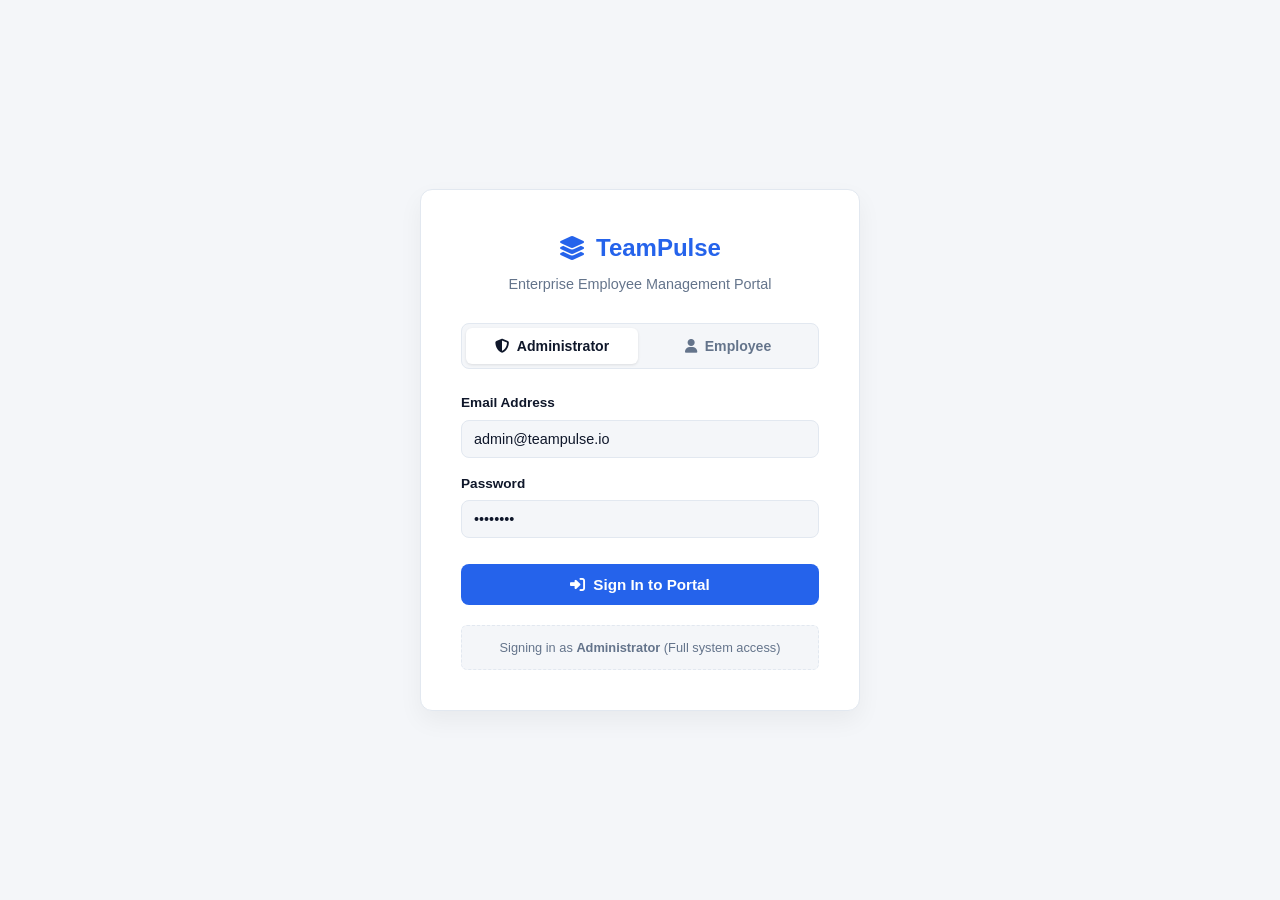
<file: index.html>
<!DOCTYPE html>
<html lang="en">
<head>
  <meta charset="UTF-8">
  <meta name="viewport" content="width=device-width, initial-scale=1.0">
  <title>TeamPulse - Enterprise HR Management</title>
  <script>
    try {
      const session = localStorage.getItem('teampulse_session');
      if (session) {
        const user = JSON.parse(session);
        if (user && user.role === 'admin') {
          window.location.replace('frontend/pages/admin/dashboard.html');
        } else if (user) {
          window.location.replace('frontend/pages/employee/profile.html');
        } else {
          window.location.replace('frontend/pages/auth/login.html');
        }
      } else {
        window.location.replace('frontend/pages/auth/login.html');
      }
    } catch (e) {
      window.location.replace('frontend/pages/auth/login.html');
    }
  </script>
</head>
<body style="font-family: system-ui, sans-serif; display: flex; align-items: center; justify-content: center; height: 100vh; margin: 0; background: #f8fafc; color: #334155;">
  <p>Redirecting to <a href="frontend/pages/auth/login.html" style="color: #3b82f6; font-weight: 600;">Sign In</a>...</p>
</body>
</html>
</file>
<file: frontend/css/style.css>
/* Main stylesheet */

/* Variables & colors */
:root {
  --bg-app: #f4f6f9;
  --bg-surface: #ffffff;
  --bg-sidebar: #0f172a;
  --border-color: #e2e8f0;
  
  --text-main: #0f172a;
  --text-muted: #64748b;
  --text-sidebar: #94a3b8;
  
  --primary: #2563eb;
  --primary-hover: #1d4ed8;
  --primary-light: #eff6ff;
  
  --success: #10b981;
  --success-bg: #ecfdf5;
  --warning: #f59e0b;
  --warning-bg: #fffbeb;
  --danger: #ef4444;
  --danger-bg: #fef2f2;
  
  --radius: 8px;
  --shadow: 0 1px 3px rgba(0, 0, 0, 0.08), 0 1px 2px rgba(0, 0, 0, 0.04);
}

/* Dark mode */
[data-theme="dark"] {
  --bg-app: #090d16;
  --bg-surface: #131b2e;
  --bg-sidebar: #0b1120;
  --border-color: #1e293b;
  
  --text-main: #f8fafc;
  --text-muted: #94a3b8;
  
  --primary-light: #1e293b;
  --success-bg: #064e3b;
  --warning-bg: #78350f;
  --danger-bg: #7f1d1d;
  
  --shadow: 0 1px 3px rgba(0, 0, 0, 0.4);
}

/* Reset */
* {
  box-sizing: border-box;
  margin: 0;
  padding: 0;
}

body {
  font-family: -apple-system, BlinkMacSystemFont, "Segoe UI", Roboto, Helvetica, Arial, sans-serif;
  background-color: var(--bg-app);
  color: var(--text-main);
  line-height: 1.5;
  min-height: 100vh;
}

/* Layout */
.app-layout {
  display: flex;
  height: 100vh;
  overflow: hidden;
}

/* Prevent background scrolling when a modal is open */
body.modal-open {
  overflow: hidden !important;
}

body.modal-open .app-layout,
body.modal-open .main-wrapper {
  overflow: hidden !important;
}

/* Sidebar */
.sidebar {
  width: 250px;
  background-color: var(--bg-sidebar);
  color: #ffffff;
  display: flex;
  flex-direction: column;
  flex-shrink: 0;
  border-right: 1px solid rgba(255, 255, 255, 0.05);
  height: 100%;
  overflow-y: auto;
}

.sidebar-brand {
  display: flex;
  align-items: center;
  gap: 12px;
  padding: 24px 20px;
  font-size: 1.25rem;
  font-weight: 700;
  color: #ffffff;
  border-bottom: 1px solid rgba(255, 255, 255, 0.08);
}

.sidebar-brand i {
  color: var(--primary);
  font-size: 1.4rem;
}

.sidebar-menu {
  padding: 20px 12px;
  flex: 1;
}

.menu-label {
  font-size: 0.72rem;
  font-weight: 700;
  letter-spacing: 0.08em;
  color: #64748b;
  padding: 0 12px 10px;
}

.nav-item {
  display: flex;
  align-items: center;
  gap: 12px;
  padding: 10px 14px;
  color: var(--text-sidebar);
  text-decoration: none;
  border-radius: var(--radius);
  font-size: 0.92rem;
  font-weight: 500;
  margin-bottom: 4px;
  transition: all 0.2s ease;
}

.nav-item:hover {
  background-color: rgba(255, 255, 255, 0.06);
  color: #ffffff;
}

.nav-item.active {
  background-color: var(--primary);
  color: #ffffff;
}

.sidebar-footer {
  padding: 16px;
  border-top: 1px solid rgba(255, 255, 255, 0.08);
  display: flex;
  align-items: center;
  justify-content: space-between;
}

.user-badge {
  display: flex;
  align-items: center;
  gap: 10px;
  overflow: hidden;
}

.avatar-icon {
  font-size: 1.8rem;
  color: #94a3b8;
}

.user-details {
  display: flex;
  flex-direction: column;
}

.user-name {
  font-size: 0.88rem;
  font-weight: 600;
  color: #ffffff;
  white-space: nowrap;
  overflow: hidden;
  text-overflow: ellipsis;
  max-width: 120px;
}

.user-role-tag {
  font-size: 0.72rem;
  color: #94a3b8;
  text-transform: capitalize;
}

.btn-logout {
  background: none;
  border: none;
  color: #94a3b8;
  font-size: 1.1rem;
  cursor: pointer;
  padding: 6px;
  border-radius: 4px;
  transition: color 0.2s;
}

.btn-logout:hover {
  color: var(--danger);
}

/* Main content */
.main-wrapper {
  flex: 1;
  display: flex;
  flex-direction: column;
  height: 100%;
  overflow-y: auto;
  overflow-x: hidden;
  -webkit-overflow-scrolling: touch;
}

.top-header {
  background-color: var(--bg-surface);
  border-bottom: 1px solid var(--border-color);
  padding: 20px 32px;
  display: flex;
  justify-content: space-between;
  align-items: center;
}

.page-title {
  font-size: 1.45rem;
  font-weight: 700;
}

.page-subtitle {
  font-size: 0.85rem;
  color: var(--text-muted);
  margin-top: 2px;
}

.header-right {
  display: flex;
  align-items: center;
  gap: 12px;
}

.btn-icon {
  background: var(--bg-app);
  border: 1px solid var(--border-color);
  color: var(--text-main);
  padding: 8px 12px;
  border-radius: var(--radius);
  cursor: pointer;
  font-size: 0.95rem;
}

.content-container {
  padding: 32px;
  max-width: 1300px;
  width: 100%;
}

/* Stats cards */
.stats-grid {
  display: grid;
  grid-template-columns: repeat(auto-fit, minmax(220px, 1fr));
  gap: 20px;
  margin-bottom: 28px;
}

.stat-card {
  background-color: var(--bg-surface);
  border: 1px solid var(--border-color);
  border-radius: var(--radius);
  padding: 20px;
  box-shadow: var(--shadow);
  display: flex;
  align-items: center;
  gap: 16px;
}

.stat-icon {
  width: 48px;
  height: 48px;
  border-radius: 8px;
  display: flex;
  align-items: center;
  justify-content: center;
  font-size: 1.3rem;
  background-color: var(--primary-light);
  color: var(--primary);
}

.stat-info h3 {
  font-size: 0.82rem;
  color: var(--text-muted);
  font-weight: 600;
  text-transform: uppercase;
}

.stat-value {
  font-size: 1.6rem;
  font-weight: 700;
  margin-top: 4px;
}

/* Search and filter bar */
.controls-bar {
  display: flex;
  justify-content: space-between;
  align-items: center;
  gap: 16px;
  margin-bottom: 20px;
  flex-wrap: wrap;
}

.search-box {
  position: relative;
  flex: 1;
  min-width: 250px;
  max-width: 400px;
}

.search-box i {
  position: absolute;
  left: 12px;
  top: 50%;
  transform: translateY(-50%);
  color: var(--text-muted);
}

.search-input {
  width: 100%;
  padding: 10px 14px 10px 38px;
  border: 1px solid var(--border-color);
  border-radius: var(--radius);
  background-color: var(--bg-surface);
  color: var(--text-main);
  font-size: 0.9rem;
}

.filters-group {
  display: flex;
  gap: 12px;
  align-items: center;
}

.select-filter {
  padding: 10px 14px;
  border: 1px solid var(--border-color);
  border-radius: var(--radius);
  background-color: var(--bg-surface);
  color: var(--text-main);
  font-size: 0.9rem;
  cursor: pointer;
}

/* Buttons */
.btn {
  display: inline-flex;
  align-items: center;
  gap: 8px;
  padding: 10px 18px;
  border-radius: var(--radius);
  font-size: 0.9rem;
  font-weight: 600;
  cursor: pointer;
  border: none;
  transition: all 0.2s;
  text-decoration: none;
}

.btn-primary {
  background-color: var(--primary);
  color: #ffffff;
}

.btn-primary:hover {
  background-color: var(--primary-hover);
}

.btn-secondary {
  background-color: var(--bg-surface);
  border: 1px solid var(--border-color);
  color: var(--text-main);
}

.btn-secondary:hover {
  background-color: var(--bg-app);
}

.btn-danger {
  background-color: var(--danger);
  color: #ffffff;
}

.btn-danger:hover {
  background-color: #dc2626;
}

/* Tables */
.table-card {
  background-color: var(--bg-surface);
  border: 1px solid var(--border-color);
  border-radius: var(--radius);
  box-shadow: var(--shadow);
  overflow: hidden;
}

.data-table {
  width: 100%;
  border-collapse: collapse;
  text-align: left;
  font-size: 0.9rem;
}

.data-table th {
  background-color: rgba(0, 0, 0, 0.02);
  padding: 14px 18px;
  color: var(--text-muted);
  font-weight: 600;
  border-bottom: 1px solid var(--border-color);
}

[data-theme="dark"] .data-table th {
  background-color: rgba(255, 255, 255, 0.02);
}

.data-table td {
  padding: 14px 18px;
  border-bottom: 1px solid var(--border-color);
  vertical-align: middle;
}

.data-table tr:last-child td {
  border-bottom: none;
}

.data-table tbody tr:hover {
  background-color: rgba(0, 0, 0, 0.015);
}

[data-theme="dark"] .data-table tbody tr:hover {
  background-color: rgba(255, 255, 255, 0.02);
}

/* Initials avatar */
.user-cell {
  display: flex;
  align-items: center;
  gap: 12px;
}

.user-avatar-initials {
  width: 38px;
  height: 38px;
  border-radius: 8px;
  background-color: var(--primary-light);
  color: var(--primary);
  display: flex;
  align-items: center;
  justify-content: center;
  font-weight: 700;
  font-size: 0.85rem;
  flex-shrink: 0;
}

.user-avatar-initials-lg {
  width: 56px;
  height: 56px;
  border-radius: 12px;
  background-color: var(--primary-light);
  color: var(--primary);
  display: flex;
  align-items: center;
  justify-content: center;
  font-weight: 700;
  font-size: 1.2rem;
}

.user-avatar-initials-xl {
  width: 76px;
  height: 76px;
  border-radius: 16px;
  background-color: var(--primary-light);
  color: var(--primary);
  display: flex;
  align-items: center;
  justify-content: center;
  font-weight: 700;
  font-size: 1.5rem;
}

.user-cell-name {
  font-weight: 600;
}

.user-cell-id {
  font-size: 0.78rem;
  color: var(--text-muted);
}

/* Badges */
.badge {
  display: inline-block;
  padding: 4px 10px;
  border-radius: 20px;
  font-size: 0.76rem;
  font-weight: 600;
}

.badge-active, .badge-present {
  background-color: var(--success-bg);
  color: var(--success);
}

.badge-leave, .badge-late {
  background-color: var(--warning-bg);
  color: var(--warning);
}

.badge-inactive, .badge-absent {
  background-color: var(--danger-bg);
  color: var(--danger);
}

.badge-dept {
  background-color: var(--primary-light);
  color: var(--primary);
}

/* Table actions */
.table-actions {
  display: flex;
  gap: 8px;
}

.btn-action {
  background: none;
  border: 1px solid var(--border-color);
  color: var(--text-muted);
  width: 32px;
  height: 32px;
  border-radius: 6px;
  display: inline-flex;
  align-items: center;
  justify-content: center;
  cursor: pointer;
  transition: all 0.2s;
}

.btn-action:hover {
  color: var(--text-main);
  border-color: var(--text-muted);
}

.btn-action.delete:hover {
  color: var(--danger);
  border-color: var(--danger);
}

/* Card grid */
.cards-grid {
  display: grid;
  grid-template-columns: repeat(auto-fill, minmax(280px, 1fr));
  gap: 20px;
}

.card {
  background-color: var(--bg-surface);
  border: 1px solid var(--border-color);
  border-radius: var(--radius);
  padding: 24px;
  box-shadow: var(--shadow);
}

.card-header-flex {
  display: flex;
  align-items: center;
  justify-content: space-between;
  margin-bottom: 16px;
}

.card-icon-box {
  width: 44px;
  height: 44px;
  border-radius: 8px;
  background-color: var(--primary-light);
  color: var(--primary);
  display: flex;
  align-items: center;
  justify-content: center;
  font-size: 1.2rem;
}

/* Profile card */
.profile-card {
  background-color: var(--bg-surface);
  border: 1px solid var(--border-color);
  border-radius: var(--radius);
  padding: 36px;
  box-shadow: var(--shadow);
  max-width: 650px;
  margin: 0 auto;
}

.profile-top {
  display: flex;
  align-items: center;
  gap: 24px;
  padding-bottom: 24px;
  border-bottom: 1px solid var(--border-color);
}

.profile-fields {
  display: grid;
  grid-template-columns: 1fr 1fr;
  gap: 20px;
  margin-top: 24px;
}

.field-group label {
  display: block;
  font-size: 0.78rem;
  color: var(--text-muted);
  font-weight: 600;
  text-transform: uppercase;
  margin-bottom: 4px;
}

.field-group .field-value {
  font-size: 0.98rem;
  font-weight: 500;
}

/* Attendance pills */
.attendance-pills {
  display: flex;
  gap: 6px;
}

.pill-btn {
  padding: 4px 10px;
  border-radius: 16px;
  border: 1px solid var(--border-color);
  background: var(--bg-surface);
  color: var(--text-muted);
  font-size: 0.78rem;
  font-weight: 600;
  cursor: pointer;
  transition: all 0.2s;
}

.pill-btn.active.present {
  background: var(--success);
  color: #fff;
  border-color: var(--success);
}

.pill-btn.active.late {
  background: var(--warning);
  color: #fff;
  border-color: var(--warning);
}

.pill-btn.active.leave {
  background: #6366f1;
  color: #fff;
  border-color: #6366f1;
}

.pill-btn.active.absent {
  background: var(--danger);
  color: #fff;
  border-color: var(--danger);
}

/* Modals */
.modal-overlay {
  position: fixed;
  top: 0;
  left: 0;
  right: 0;
  bottom: 0;
  background-color: rgba(0, 0, 0, 0.55);
  display: flex;
  align-items: center;
  justify-content: center;
  z-index: 1000;
  opacity: 0;
  pointer-events: none;
  transition: opacity 0.2s ease;
  padding: 24px 16px;
  overflow-y: auto;
  overflow-x: hidden;
  overscroll-behavior: contain;
  -webkit-overflow-scrolling: touch;
}

.modal-overlay.open {
  opacity: 1;
  pointer-events: auto;
}

.modal-content {
  background-color: var(--bg-surface);
  border-radius: var(--radius);
  width: 100%;
  max-width: 520px;
  padding: 28px;
  box-shadow: 0 10px 30px rgba(0, 0, 0, 0.25);
  margin: auto;
  max-height: calc(100vh - 48px);
  overflow-y: auto;
  overflow-x: hidden;
  overscroll-behavior: contain;
  position: relative;
}

/* Custom smooth scrollbars */
.modal-content::-webkit-scrollbar,
.main-wrapper::-webkit-scrollbar,
.sidebar::-webkit-scrollbar {
  width: 6px;
}

.modal-content::-webkit-scrollbar-track,
.main-wrapper::-webkit-scrollbar-track,
.sidebar::-webkit-scrollbar-track {
  background: transparent;
}

.modal-content::-webkit-scrollbar-thumb,
.main-wrapper::-webkit-scrollbar-thumb,
.sidebar::-webkit-scrollbar-thumb {
  background-color: rgba(100, 116, 139, 0.3);
  border-radius: 3px;
}

.modal-content::-webkit-scrollbar-thumb:hover,
.main-wrapper::-webkit-scrollbar-thumb:hover,
.sidebar::-webkit-scrollbar-thumb:hover {
  background-color: rgba(100, 116, 139, 0.5);
}

.modal-header {
  display: flex;
  justify-content: space-between;
  align-items: center;
  margin-bottom: 20px;
  flex-shrink: 0;
}

.modal-title {
  font-size: 1.2rem;
  font-weight: 700;
}

.btn-close {
  background: none;
  border: none;
  font-size: 1.3rem;
  color: var(--text-muted);
  cursor: pointer;
  padding: 4px 8px;
  border-radius: 4px;
  line-height: 1;
  transition: color 0.15s, background-color 0.15s;
}

.btn-close:hover {
  color: var(--text-main);
  background-color: rgba(0, 0, 0, 0.05);
}

.form-group {
  margin-bottom: 16px;
}

.form-label {
  display: block;
  font-size: 0.85rem;
  font-weight: 600;
  margin-bottom: 6px;
}

.form-control {
  width: 100%;
  padding: 10px 12px;
  border: 1px solid var(--border-color);
  border-radius: var(--radius);
  background-color: var(--bg-app);
  color: var(--text-main);
  font-size: 0.9rem;
}

.modal-footer {
  display: flex;
  justify-content: flex-end;
  gap: 12px;
  margin-top: 24px;
  padding-top: 16px;
  border-top: 1px solid var(--border-color);
  flex-shrink: 0;
}

/* Responsive adjustments for mobile / tablet devices */
@media (max-width: 768px) {
  .app-layout {
    flex-direction: column;
    height: auto;
    overflow: visible;
  }

  .sidebar {
    width: 100%;
    height: auto;
    border-right: none;
    border-bottom: 1px solid rgba(255, 255, 255, 0.08);
  }

  .main-wrapper {
    height: auto;
    overflow: visible;
  }

  .content-container {
    padding: 16px;
  }

  .top-header {
    padding: 16px;
    flex-direction: column;
    align-items: flex-start;
    gap: 12px;
  }

  .modal-overlay {
    padding: 12px;
  }

  .modal-content {
    padding: 20px 16px;
    max-height: calc(100vh - 24px);
  }
}
</file>
<file: frontend/css/login.css>
/* Sign-in page styles */

.auth-body {
  min-height: 100vh;
  display: flex;
  align-items: center;
  justify-content: center;
  background-color: var(--bg-app);
  padding: 20px;
}

.auth-card {
  background-color: var(--bg-surface);
  border: 1px solid var(--border-color);
  border-radius: 12px;
  width: 100%;
  max-width: 440px;
  padding: 40px;
  box-shadow: 0 10px 25px rgba(0, 0, 0, 0.05);
}

.auth-header {
  text-align: center;
  margin-bottom: 28px;
}

.auth-brand {
  display: inline-flex;
  align-items: center;
  gap: 10px;
  font-size: 1.5rem;
  font-weight: 700;
  color: var(--primary);
  margin-bottom: 8px;
}

.auth-subtitle {
  font-size: 0.9rem;
  color: var(--text-muted);
}

/* Role toggle buttons */
.role-segmented-toggle {
  display: flex;
  background-color: var(--bg-app);
  border: 1px solid var(--border-color);
  border-radius: 8px;
  padding: 4px;
  gap: 4px;
  margin-bottom: 24px;
}

.role-btn {
  flex: 1;
  padding: 10px 12px;
  border: none;
  background: transparent;
  color: var(--text-muted);
  font-size: 0.88rem;
  font-weight: 600;
  border-radius: 6px;
  cursor: pointer;
  display: flex;
  align-items: center;
  justify-content: center;
  gap: 8px;
  transition: all 0.2s ease;
}

.role-btn.active {
  background-color: var(--bg-surface);
  color: var(--text-main);
  box-shadow: 0 1px 3px rgba(0, 0, 0, 0.1);
}

.btn-block {
  width: 100%;
  justify-content: center;
  padding: 12px;
  font-size: 0.95rem;
  margin-top: 10px;
}

.auth-demo-hint {
  margin-top: 20px;
  padding: 12px;
  background-color: var(--bg-app);
  border: 1px dashed var(--border-color);
  border-radius: 6px;
  font-size: 0.8rem;
  color: var(--text-muted);
  text-align: center;
}
</file>
